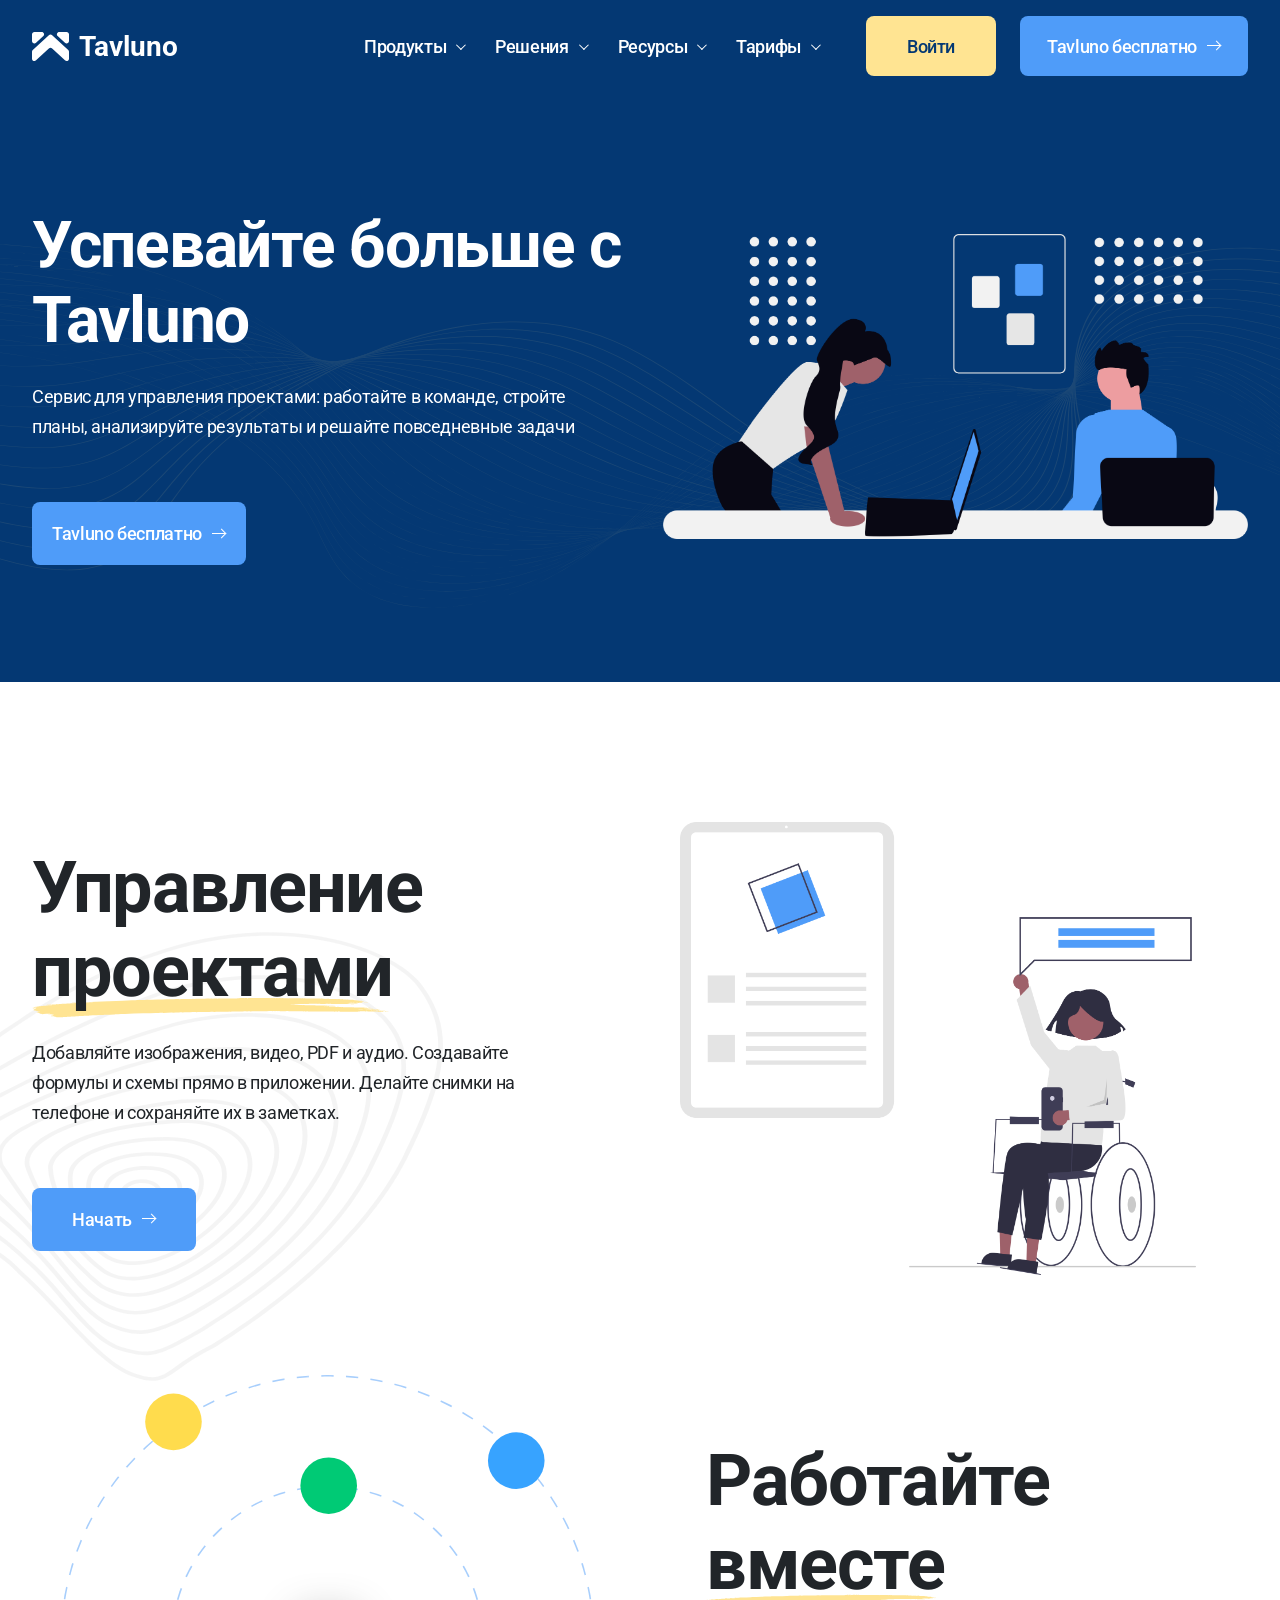
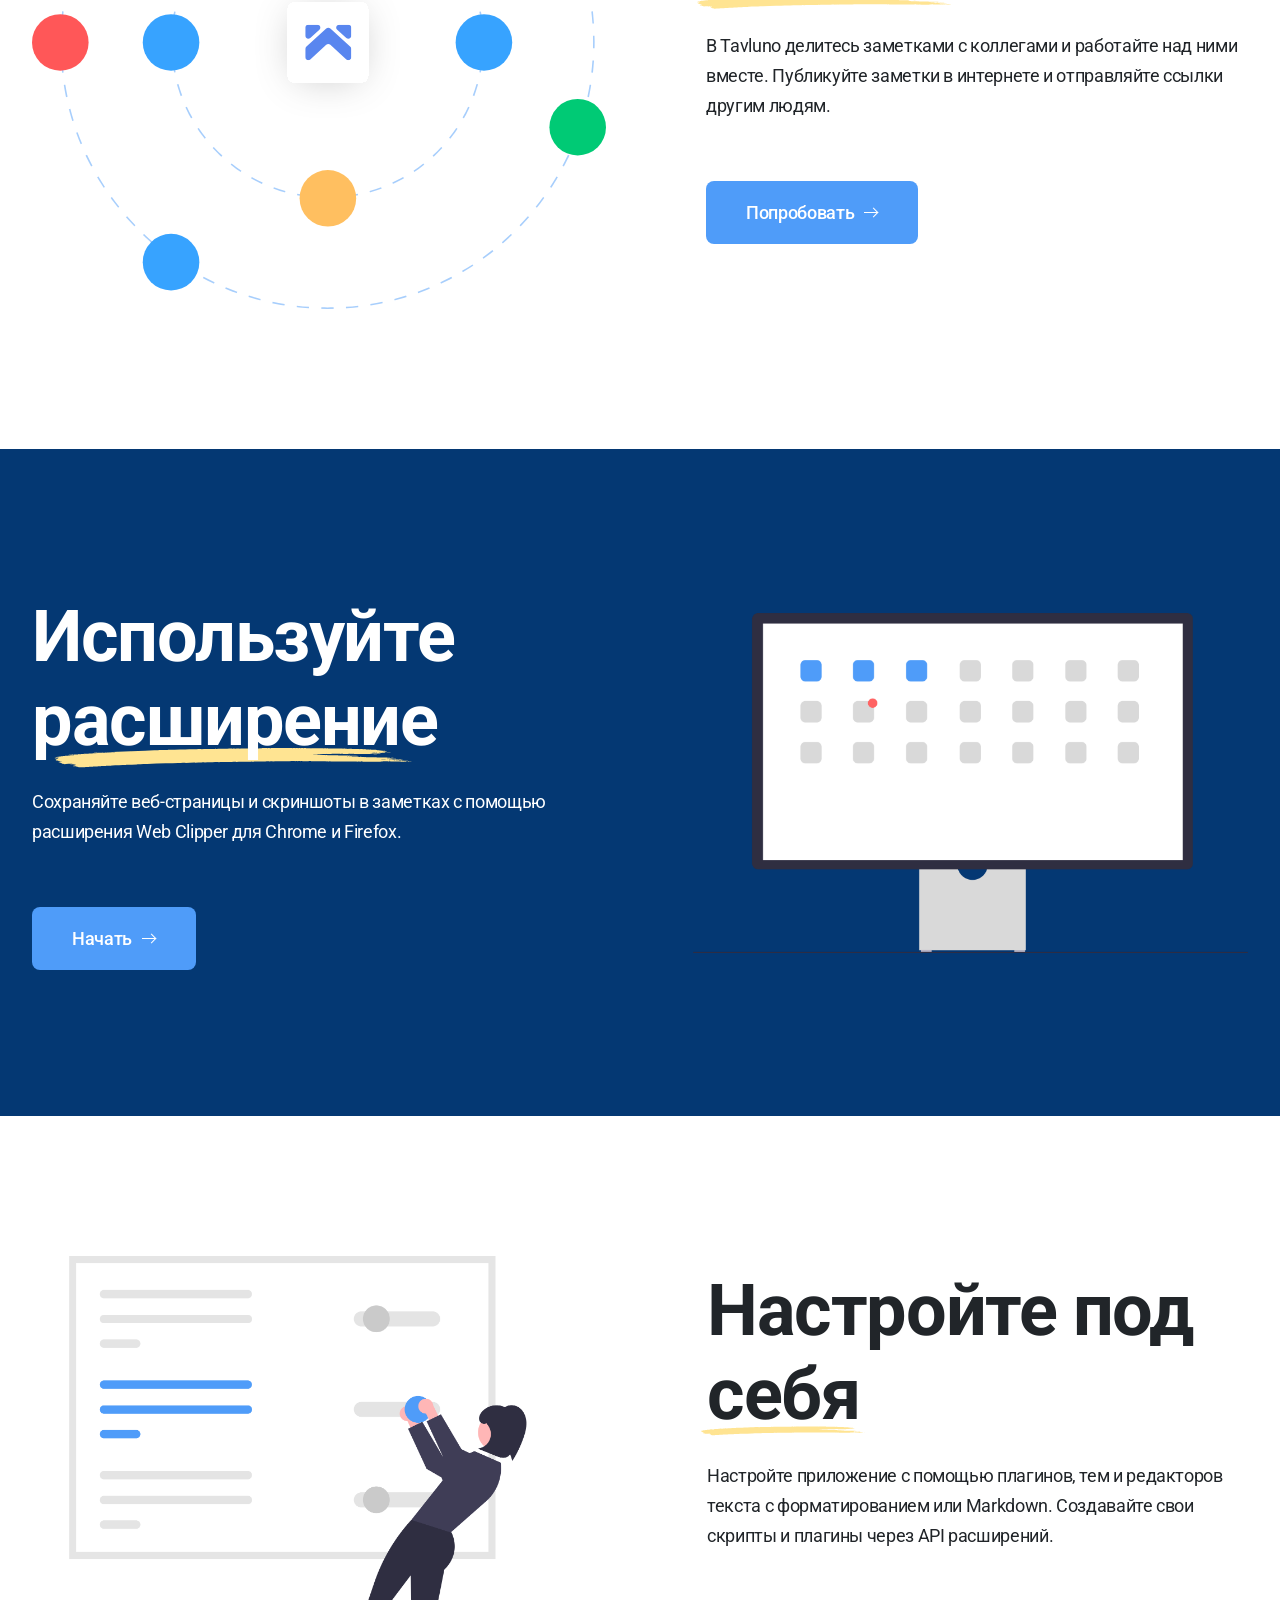
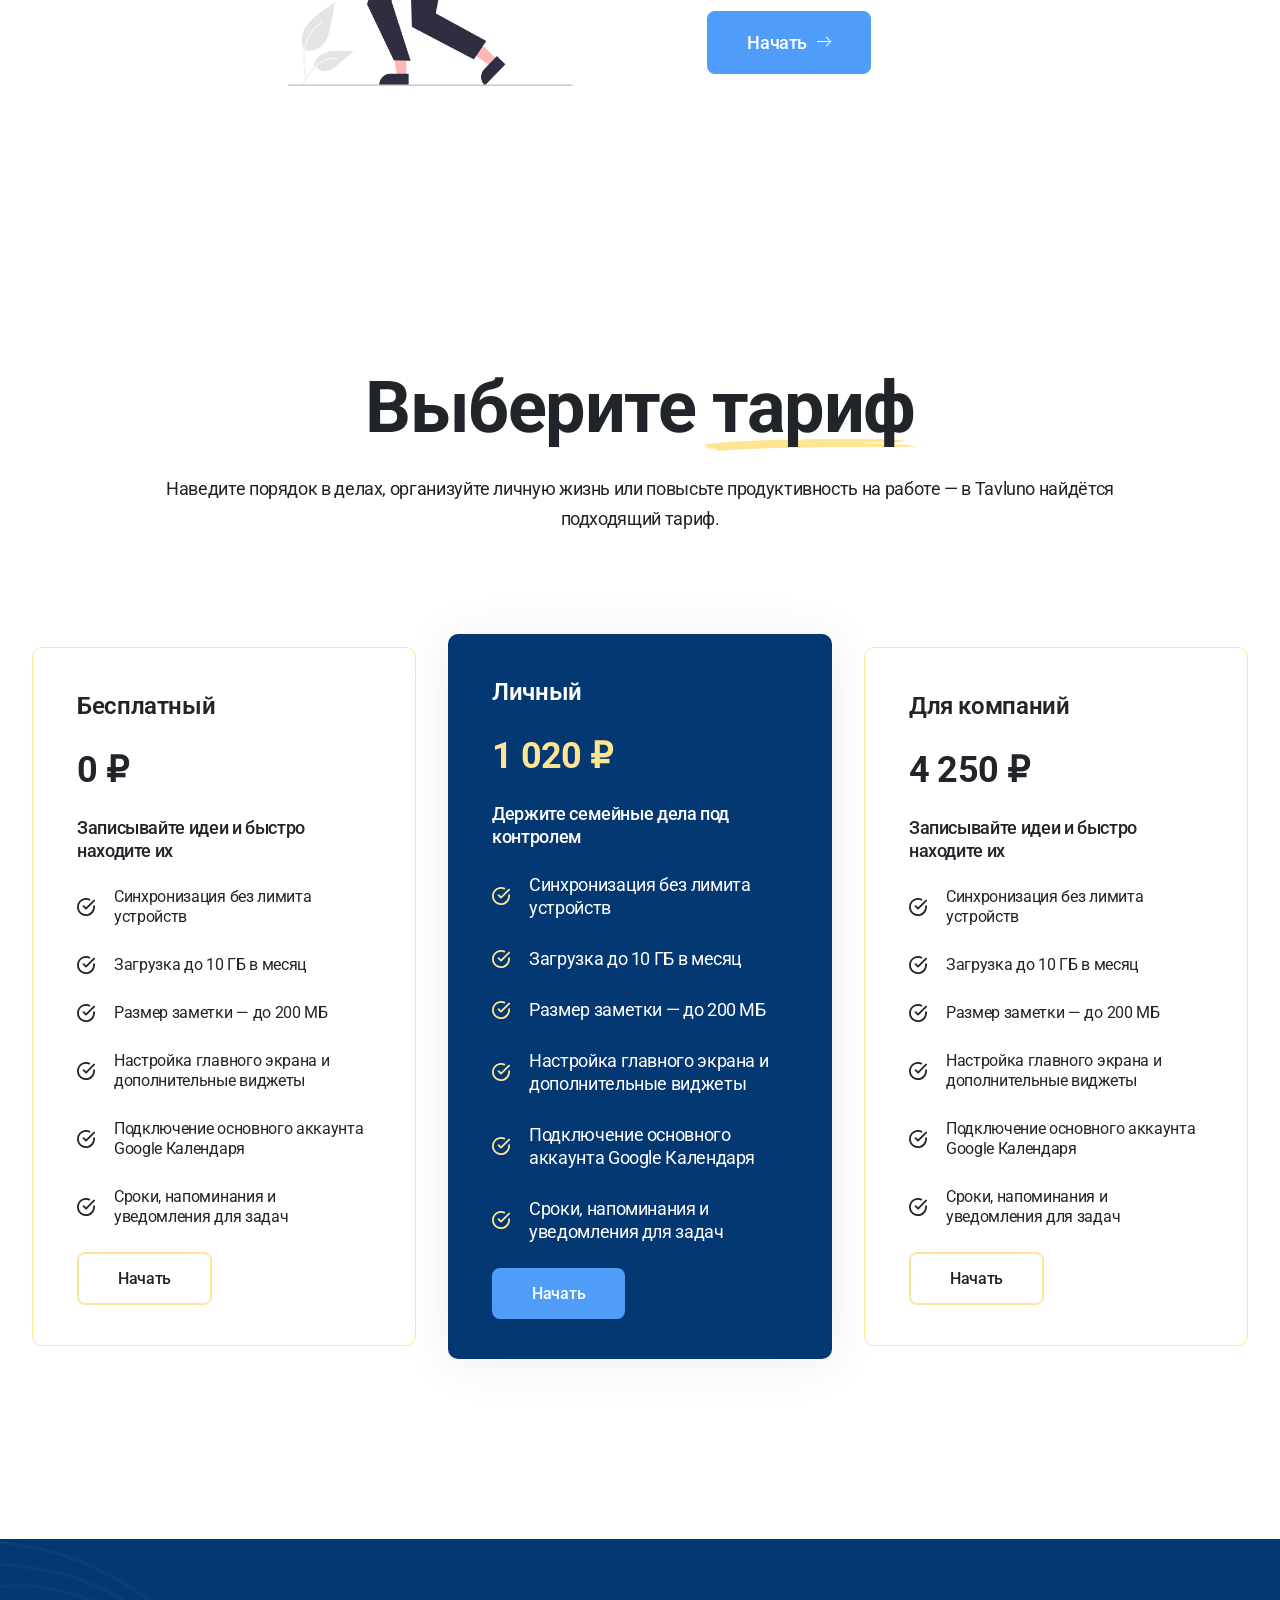
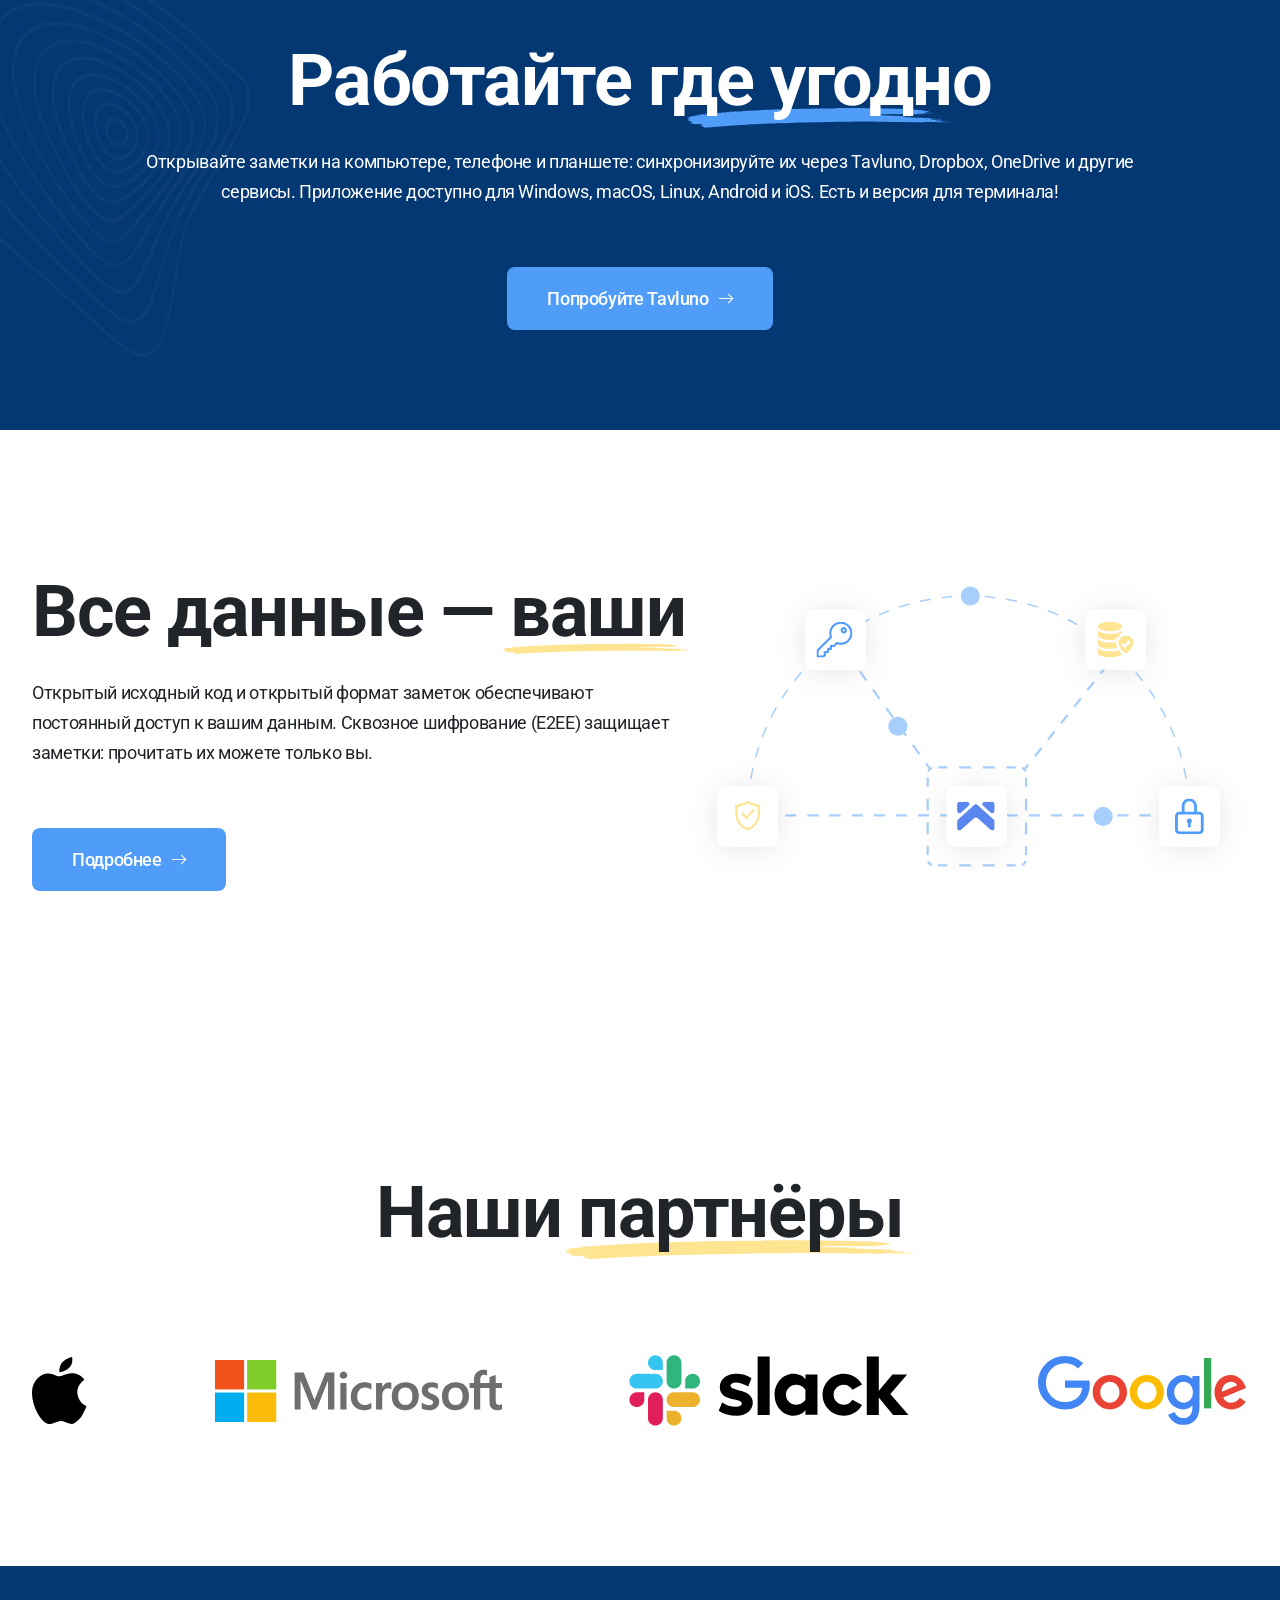
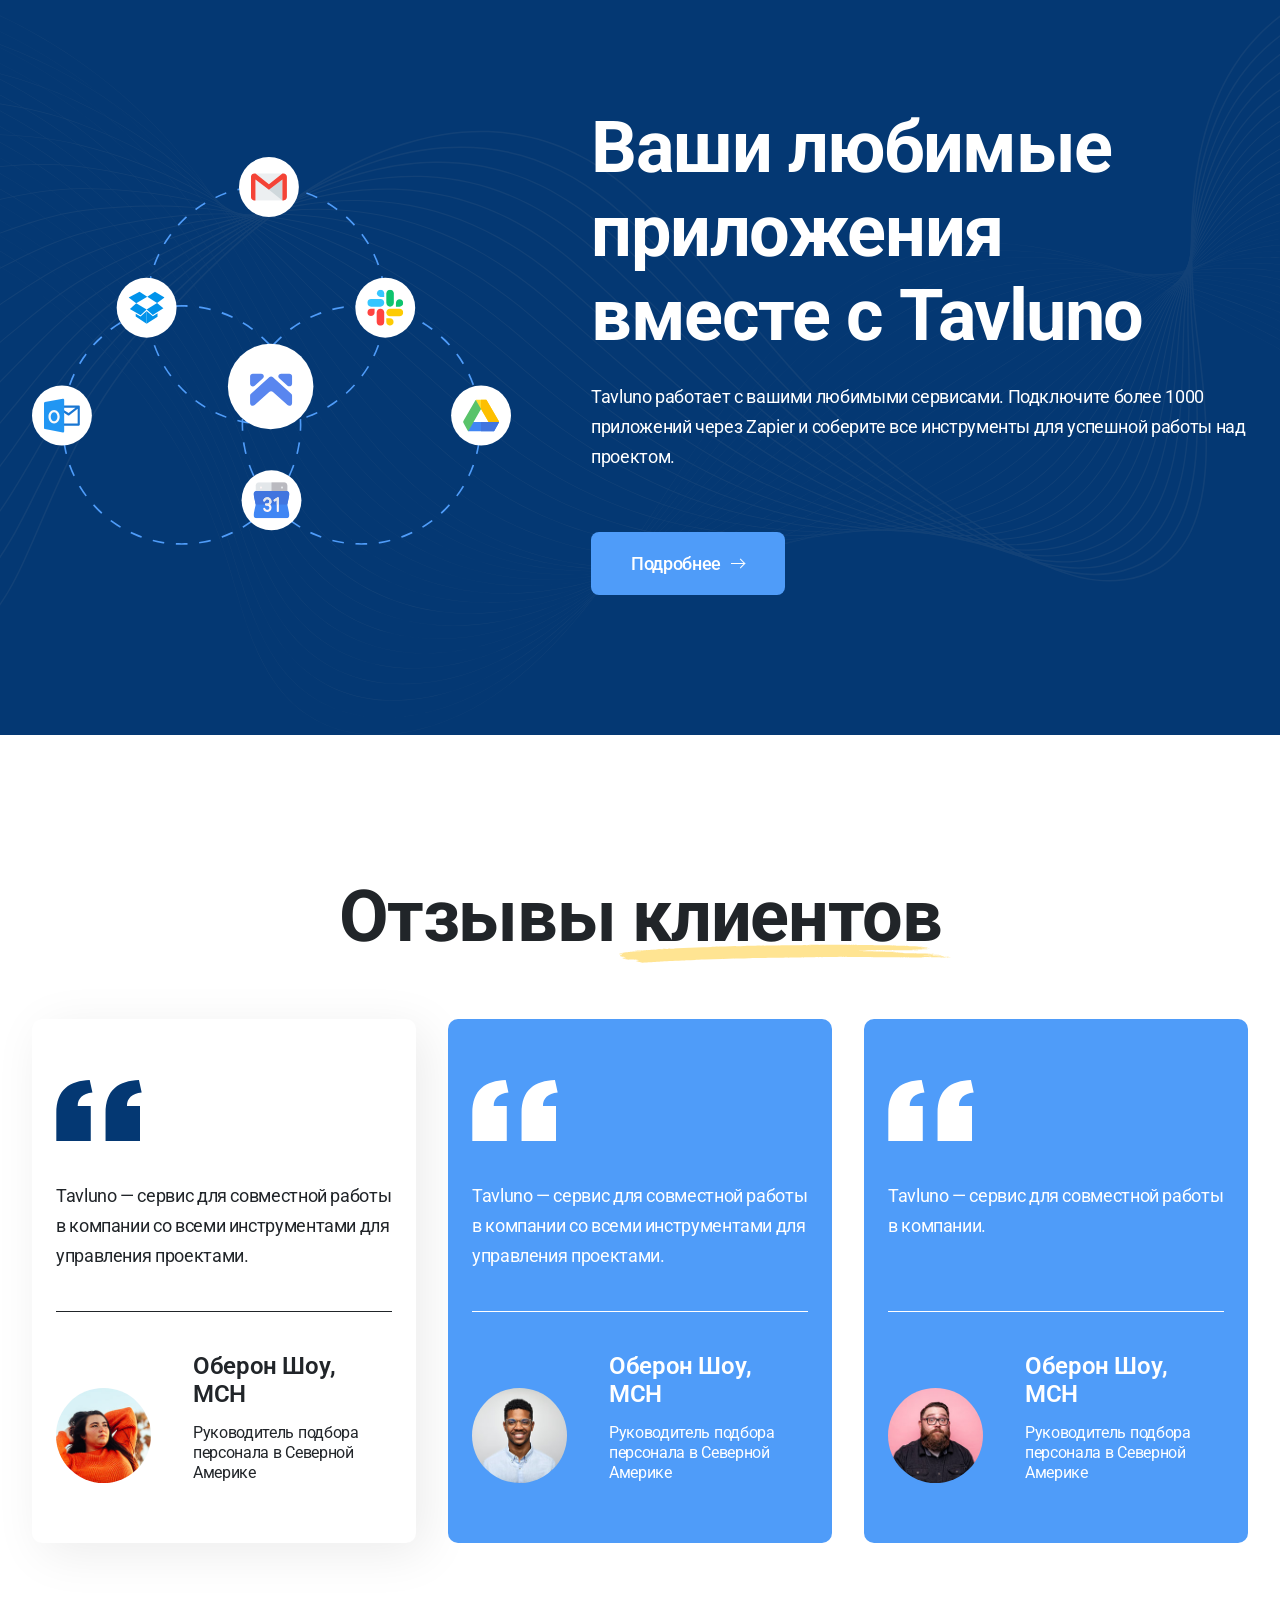
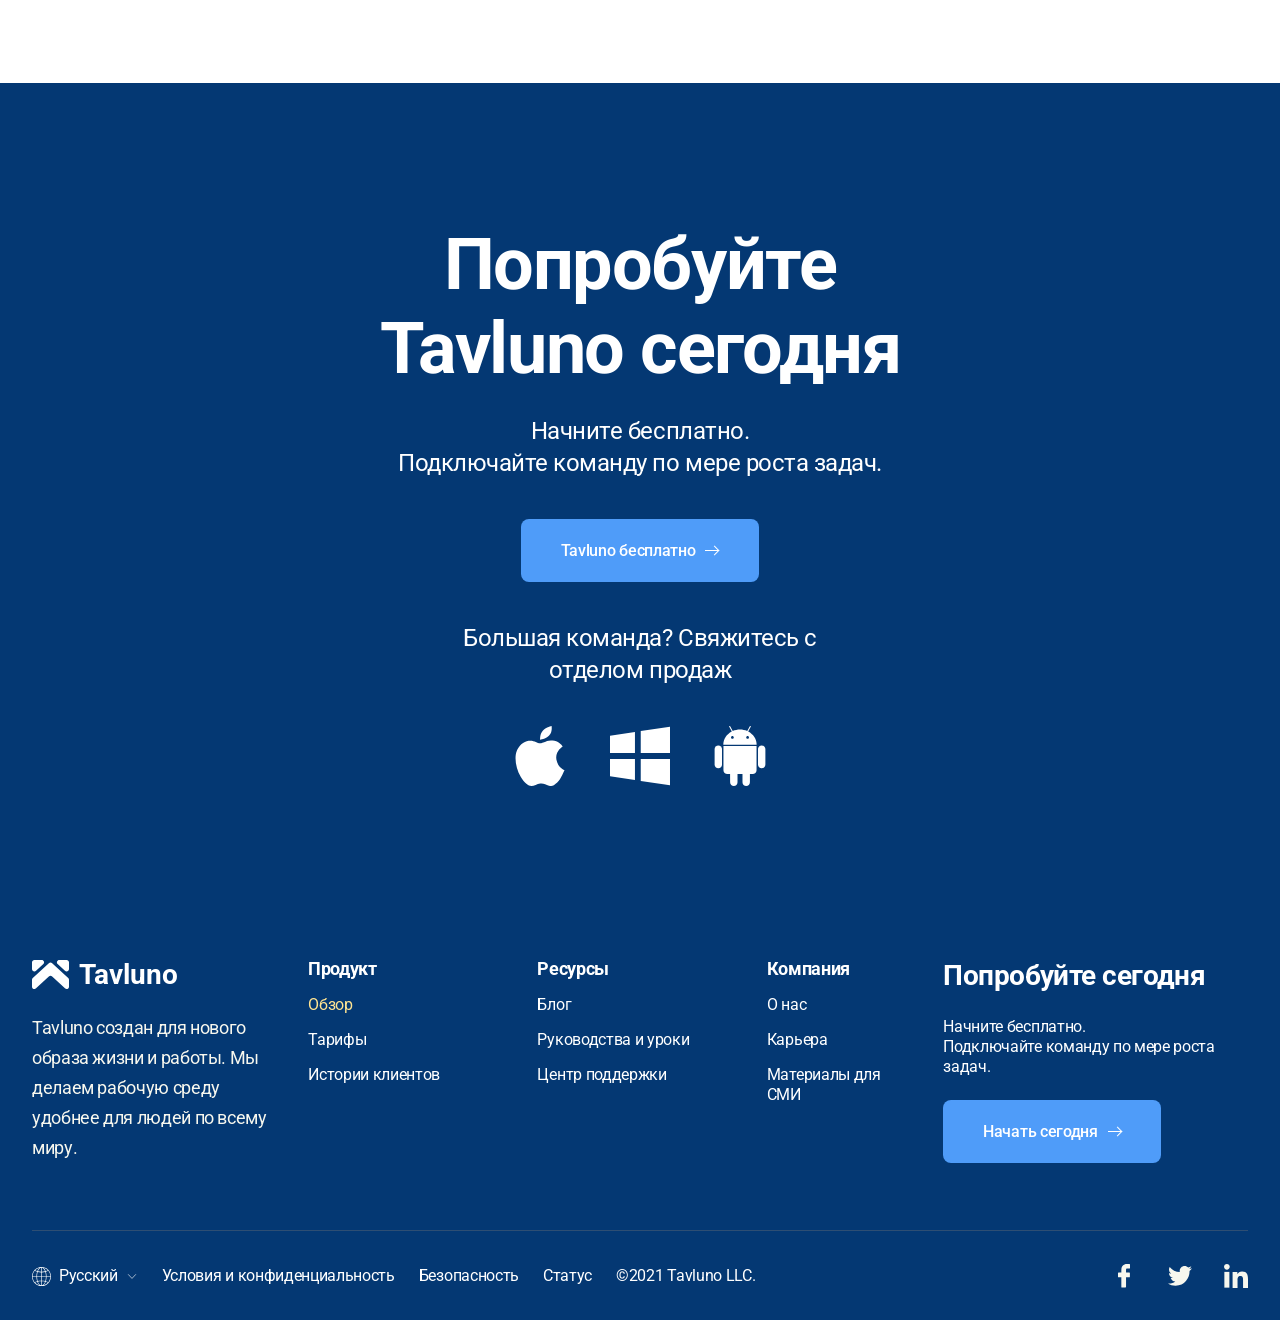
<file: zazulya/index.html>
<!doctype html>
<html lang="ru">
  <head>
    <meta charset="UTF-8" />
    <meta name="viewport" content="width=device-width, initial-scale=1" />
    <meta
      name="description"
      content="Tavluno — сервис для управления проектами. Работайте в команде, стройте планы и держите задачи под контролем."
    />
    <meta name="theme-color" content="#043873" />
    <title>Tavluno — успевайте больше</title>
    <link rel="icon" href="assets/images/logo-icon.svg" type="image/svg+xml" />
    <link rel="stylesheet" href="css/style.css" />
  </head>
  <body id="top">
    <a class="skip-link" href="#main">Перейти к содержимому</a>

    <!-- HEADER -->
    <header class="header">
      <div class="container header__inner">
        <a class="logo" href="#top" aria-label="Tavluno — на главную">
          <img
            class="logo__icon"
            src="assets/images/logo-icon.svg"
            alt=""
            width="37"
            height="29"
          />
          <span>Tavluno</span>
        </a>

        <!-- Десктоп: навигация + кнопки -->
        <div class="header__desktop">
          <nav class="navigation" aria-label="Основная навигация">
            <details class="navigation__item">
              <summary>Продукты</summary>
              <div class="navigation__dropdown">
                <a href="#projects">Управление проектами</a>
                <a href="#extension">Расширение для браузера</a>
                <a href="#customize">Настройка приложения</a>
              </div>
            </details>

            <details class="navigation__item">
              <summary>Решения</summary>
              <div class="navigation__dropdown">
                <a href="#teamwork">Совместная работа</a>
                <a href="#anywhere">Работа на любом устройстве</a>
                <a href="#data">Защита данных</a>
              </div>
            </details>

            <details class="navigation__item">
              <summary>Ресурсы</summary>
              <div class="navigation__dropdown">
                <a href="#integrations">Интеграции</a>
                <a href="#reviews">Отзывы клиентов</a>
                <a href="#partners">Наши партнёры</a>
              </div>
            </details>

            <details class="navigation__item">
              <summary>Тарифы</summary>
              <div class="navigation__dropdown">
                <a href="#plan-1">Бесплатный</a>
                <a href="#plan-2">Личный</a>
                <a href="#plan-3">Для компаний</a>
              </div>
            </details>
          </nav>

          <div class="header__actions">
            <a class="button button--yellow" href="#signup">Войти</a>
            <a class="button" href="#signup">
              Tavluno бесплатно
              <span class="button__arrow" aria-hidden="true"></span>
            </a>
          </div>
        </div>

        <!-- Мобильное меню без JS: <details> -->
        <details class="header__mobile">
          <summary class="header__burger" aria-label="Меню">
            <span></span><span></span><span></span>
          </summary>
          <div class="header__mobile-panel">
            <nav class="navigation" aria-label="Мобильная навигация">
              <details class="navigation__item">
                <summary>Продукты</summary>
                <div class="navigation__dropdown">
                  <a href="#projects">Управление проектами</a>
                  <a href="#extension">Расширение для браузера</a>
                  <a href="#customize">Настройка приложения</a>
                </div>
              </details>

              <details class="navigation__item">
                <summary>Решения</summary>
                <div class="navigation__dropdown">
                  <a href="#teamwork">Совместная работа</a>
                  <a href="#anywhere">Работа на любом устройстве</a>
                  <a href="#data">Защита данных</a>
                </div>
              </details>

              <details class="navigation__item">
                <summary>Ресурсы</summary>
                <div class="navigation__dropdown">
                  <a href="#integrations">Интеграции</a>
                  <a href="#reviews">Отзывы клиентов</a>
                  <a href="#partners">Наши партнёры</a>
                </div>
              </details>

              <details class="navigation__item">
                <summary>Тарифы</summary>
                <div class="navigation__dropdown">
                  <a href="#plan-1">Бесплатный</a>
                  <a href="#plan-2">Личный</a>
                  <a href="#plan-3">Для компаний</a>
                </div>
              </details>
            </nav>

            <div class="header__actions">
              <a class="button button--yellow" href="#signup">Войти</a>
              <a class="button" href="#signup">
                Tavluno бесплатно
                <span class="button__arrow" aria-hidden="true"></span>
              </a>
            </div>
          </div>
        </details>
      </div>
    </header>
    <!-- /HEADER -->

    <main id="main">
      <!-- HERO  -->
      <section class="hero" aria-labelledby="hero-title">
        <div class="container hero__inner">
          <div class="hero__copy">
            <h1 class="hero__title" id="hero-title">
              Успевайте больше с Tavluno
            </h1>
            <p class="hero__description">
              Сервис для управления проектами: работайте в команде, стройте
              планы, анализируйте результаты и решайте повседневные задачи
            </p>
            <a class="button" href="#signup">
              Tavluno бесплатно
              <span class="button__arrow" aria-hidden="true"></span>
            </a>
          </div>
          <img
            class="hero__image"
            src="assets/images/hero.png"
            alt="Команда работает над проектом за общим столом"
            width="824"
            height="549"
            fetchpriority="high"
          />
        </div>
      </section>
      <!-- /HERO -->

      <!-- WORK-MANAGEMENT -->
      <section class="work-management">
        <div class="container">
          <!-- PROJECTS -->
          <section
            class="feature feature--projects"
            id="projects"
            aria-labelledby="projects-title"
          >
            <div class="feature__inner">
              <div class="feature__copy">
                <h2 class="heading" id="projects-title">
                  Управление <span class="highlight">проектами</span>
                </h2>
                <p class="description">
                  Добавляйте изображения, видео, PDF и аудио. Создавайте формулы
                  и схемы прямо в приложении. Делайте снимки на телефоне и
                  сохраняйте их в заметках.
                </p>
                <a class="button" href="#signup">
                  Начать
                  <span class="button__arrow" aria-hidden="true"></span>
                </a>
              </div>
              <img
                class="feature__image"
                src="assets/images/project.png"
                alt="Работа с заметками и материалами проекта"
                width="748"
                height="547"
                loading="lazy"
                decoding="async"
              />
            </div>
          </section>
          <!-- /PROJECTS -->

          <!-- TEAMWORK -->
          <section
            class="feature feature--teamwork"
            id="teamwork"
            aria-labelledby="teamwork-title"
          >
            <div class="feature__inner">
              <img
                class="feature__image"
                src="assets/images/teamwork.svg"
                alt="Участники команды объединены вокруг Tavluno"
                loading="lazy"
                decoding="async"
              />
              <div class="feature__copy">
                <h2 class="heading" id="teamwork-title">
                  Работайте <span class="highlight">вместе</span>
                </h2>
                <p class="description">
                  В Tavluno делитесь заметками с коллегами и работайте над ними
                  вместе. Публикуйте заметки в интернете и отправляйте ссылки
                  другим людям.
                </p>
                <a class="button" href="#signup">
                  Попробовать
                  <span class="button__arrow" aria-hidden="true"></span>
                </a>
              </div>
            </div>
          </section>
          <!-- /TEAMWORK -->
        </div>
      </section>
      <!-- /WORK-MANAGEMENT -->

      <!-- EXTENSION -->
      <section
        class="feature feature--dark feature--extension"
        id="extension"
        aria-labelledby="extension-title"
      >
        <div class="container feature__inner">
          <div class="feature__copy">
            <h2 class="heading" id="extension-title">
              Используйте <span class="highlight">расширение</span>
            </h2>
            <p class="description">
              Сохраняйте веб-страницы и скриншоты в заметках с помощью
              расширения Web Clipper для Chrome и Firefox.
            </p>
            <a class="button" href="#signup">
              Начать
              <span class="button__arrow" aria-hidden="true"></span>
            </a>
          </div>
          <img
            class="feature__image"
            src="assets/images/extension.png"
            alt="Расширение для сохранения материалов из браузера"
            loading="lazy"
            decoding="async"
          />
        </div>
      </section>
      <!-- /EXTENSION -->

      <!-- CUSTOMIZE -->
      <section
        class="feature feature--customize"
        id="customize"
        aria-labelledby="customize-title"
      >
        <div class="container feature__inner">
          <div class="feature__copy">
            <h2 class="heading" id="customize-title">
              Настройте под&nbsp;<span class="highlight">себя</span>
            </h2>
            <p class="description">
              Настройте приложение с помощью плагинов, тем и редакторов текста с
              форматированием или Markdown. Создавайте свои скрипты и плагины
              через API расширений.
            </p>
            <a class="button" href="#signup">
              Начать
              <span class="button__arrow" aria-hidden="true"></span>
            </a>
          </div>
          <img
            class="feature__image"
            src="assets/images/customize.png"
            alt="Настройка рабочего пространства Tavluno"
            loading="lazy"
            decoding="async"
          />
        </div>
      </section>
      <!-- /CUSTOMIZE -->

      <!-- PRICING -->
      <section class="pricing" id="pricing" aria-labelledby="pricing-title">
        <div class="container">
          <div class="section-intro">
            <h2 class="heading" id="pricing-title">
              Выберите <span class="highlight">тариф</span>
            </h2>
            <p class="description">
              Наведите порядок в делах, организуйте личную жизнь или повысьте
              продуктивность на работе — в Tavluno найдётся подходящий тариф.
            </p>
          </div>

          <div class="pricing__track">
            <article
              class="price-card"
              id="plan-1"
              aria-labelledby="plan-1-name"
            >
              <h3 class="price-card__name" id="plan-1-name">Бесплатный</h3>
              <p class="price-card__price">0 ₽</p>
              <p class="price-card__description">
                Записывайте идеи и быстро находите их
              </p>
              <ul class="price-card__features">
                <li>Синхронизация без лимита устройств</li>
                <li>Загрузка до 10 ГБ в месяц</li>
                <li>Размер заметки — до 200 МБ</li>
                <li>Настройка главного экрана и дополнительные виджеты</li>
                <li>Подключение основного аккаунта Google Календаря</li>
                <li>Сроки, напоминания и уведомления для задач</li>
              </ul>
              <a class="button button--outline" href="#signup">Начать</a>
            </article>

            <article
              class="price-card price-card--featured"
              id="plan-2"
              aria-labelledby="plan-2-name"
            >
              <h3 class="price-card__name" id="plan-2-name">Личный</h3>
              <p class="price-card__price">1 020 ₽</p>
              <p class="price-card__description">
                Держите семейные дела под контролем
              </p>
              <ul class="price-card__features">
                <li>Синхронизация без лимита устройств</li>
                <li>Загрузка до 10 ГБ в месяц</li>
                <li>Размер заметки — до 200 МБ</li>
                <li>Настройка главного экрана и дополнительные виджеты</li>
                <li>Подключение основного аккаунта Google Календаря</li>
                <li>Сроки, напоминания и уведомления для задач</li>
              </ul>
              <a class="button" href="#signup">Начать</a>
            </article>

            <article
              class="price-card"
              id="plan-3"
              aria-labelledby="plan-3-name"
            >
              <h3 class="price-card__name" id="plan-3-name">Для компаний</h3>
              <p class="price-card__price">4 250 ₽</p>
              <p class="price-card__description">
                Записывайте идеи и быстро находите их
              </p>
              <ul class="price-card__features">
                <li>Синхронизация без лимита устройств</li>
                <li>Загрузка до 10 ГБ в месяц</li>
                <li>Размер заметки — до 200 МБ</li>
                <li>Настройка главного экрана и дополнительные виджеты</li>
                <li>Подключение основного аккаунта Google Календаря</li>
                <li>Сроки, напоминания и уведомления для задач</li>
              </ul>
              <a class="button button--outline" href="#signup">Начать</a>
            </article>
          </div>

          <div class="slider-controls" aria-hidden="true">
            <span class="slider-controls__dot"></span>
            <span class="slider-controls__dot" data-active="true"></span>
            <span class="slider-controls__dot"></span>
          </div>
        </div>
      </section>
      <!-- /PRICING -->

      <!-- ANYWHERE -->
      <section class="anywhere" id="anywhere" aria-labelledby="anywhere-title">
        <div class="container">
          <div class="anywhere__content">
            <h2 class="heading" id="anywhere-title">
              Работайте
              <span class="highlight highlight--blue">где угодно</span>
            </h2>
            <p class="description">
              Открывайте заметки на компьютере, телефоне и планшете:
              синхронизируйте их через Tavluno, Dropbox, OneDrive и другие
              сервисы. Приложение доступно для Windows, macOS, Linux, Android и
              iOS. Есть и версия для терминала!
            </p>
            <a class="button" href="#signup">
              Попробуйте Tavluno
              <span class="button__arrow" aria-hidden="true"></span>
            </a>
          </div>
        </div>
      </section>
      <!-- /ANYWHERE -->

      <!-- DATA -->
      <section
        class="feature feature--data"
        id="data"
        aria-labelledby="data-title"
      >
        <div class="container feature__inner">
          <div class="feature__copy">
            <h2 class="heading" id="data-title">
              Все данные — <span class="highlight">ваши</span>
            </h2>
            <p class="description">
              Открытый исходный код и открытый формат заметок обеспечивают
              постоянный доступ к вашим данным. Сквозное шифрование (E2EE)
              защищает заметки: прочитать их можете только вы.
            </p>
            <a class="button" href="#signup">
              Подробнее
              <span class="button__arrow" aria-hidden="true"></span>
            </a>
          </div>
          <img
            class="feature__image"
            src="assets/images/data-security.svg"
            alt="Схема защищённого хранения и синхронизации данных"
            loading="lazy"
            decoding="async"
          />
        </div>
      </section>
      <!-- /DATA -->

      <!-- PARTNERS -->
      <section class="partners" id="partners" aria-labelledby="partners-title">
        <div class="container">
          <h2 class="heading" id="partners-title">
            Наши <span class="highlight">партнёры</span>
          </h2>
          <ul class="partners__list">
            <li>
              <img
                class="partners__logo partners__logo--apple"
                src="assets/images/apple.svg"
                alt="Apple"
                loading="lazy"
                decoding="async"
              />
            </li>
            <li>
              <img
                class="partners__logo partners__logo--microsoft"
                src="assets/images/microsoft.svg"
                alt="Microsoft"
                loading="lazy"
                decoding="async"
              />
            </li>
            <li>
              <img
                class="partners__logo partners__logo--slack"
                src="assets/images/slack.svg"
                alt="Slack"
                loading="lazy"
                decoding="async"
              />
            </li>
            <li>
              <img
                class="partners__logo partners__logo--google"
                src="assets/images/google.svg"
                alt="Google"
                loading="lazy"
                decoding="async"
              />
            </li>
          </ul>
        </div>
      </section>
      <!-- /PARTNERS -->

      <!-- INTEGRATIONS -->
      <section
        class="feature feature--dark feature--integrations"
        id="integrations"
        aria-labelledby="integrations-title"
      >
        <div class="container feature__inner">
          <div class="feature__copy">
            <h2 class="heading" id="integrations-title">
              Ваши любимые приложения вместе с Tavluno
            </h2>
            <p class="description">
              Tavluno работает с вашими любимыми сервисами. Подключите более
              1000 приложений через Zapier и соберите все инструменты для
              успешной работы над проектом.
            </p>
            <a class="button" href="#signup">
              Подробнее
              <span class="button__arrow" aria-hidden="true"></span>
            </a>
          </div>
          <img
            class="feature__image"
            src="assets/images/integrations.svg"
            alt="Интеграции с Gmail, Slack, Google Drive, календарём, Outlook и Dropbox"
            loading="lazy"
            decoding="async"
          />
        </div>
      </section>
      <!-- /INTEGRATIONS -->

      <!-- TESTIMONIALS -->
      <section
        class="testimonials"
        id="reviews"
        aria-labelledby="reviews-title"
      >
        <div class="container">
          <h2 class="heading" id="reviews-title">
            Отзывы <span class="highlight">клиентов</span>
          </h2>

          <div class="testimonials__track">
            <article class="review review--light" aria-label="Отзыв 1">
              <div class="review__quote" aria-hidden="true"></div>
              <blockquote class="review__text">
                Tavluno — сервис для совместной работы в компании со всеми
                инструментами для управления проектами.
              </blockquote>
              <div class="review__author">
                <img
                  class="review__avatar"
                  src="assets/images/avatar-1.png"
                  alt=""
                  loading="lazy"
                  decoding="async"
                />
                <div>
                  <h3 class="review__name">Оберон Шоу, MCH</h3>
                  <p class="review__role">
                    Руководитель подбора персонала в Северной Америке
                  </p>
                </div>
              </div>
            </article>

            <article class="review" aria-label="Отзыв 2">
              <div class="review__quote" aria-hidden="true"></div>
              <blockquote class="review__text">
                Tavluno — сервис для совместной работы в компании со всеми
                инструментами для управления проектами.
              </blockquote>
              <div class="review__author">
                <img
                  class="review__avatar"
                  src="assets/images/avatar-2.png"
                  alt=""
                  loading="lazy"
                  decoding="async"
                />
                <div>
                  <h3 class="review__name">Оберон Шоу, MCH</h3>
                  <p class="review__role">
                    Руководитель подбора персонала в Северной Америке
                  </p>
                </div>
              </div>
            </article>

            <article class="review" aria-label="Отзыв 3">
              <div class="review__quote" aria-hidden="true"></div>
              <blockquote class="review__text">
                Tavluno — сервис для совместной работы в компании.
              </blockquote>
              <div class="review__author">
                <img
                  class="review__avatar"
                  src="assets/images/avatar-3.png"
                  alt=""
                  loading="lazy"
                  decoding="async"
                />
                <div>
                  <h3 class="review__name">Оберон Шоу, MCH</h3>
                  <p class="review__role">
                    Руководитель подбора персонала в Северной Америке
                  </p>
                </div>
              </div>
            </article>
          </div>

          <div class="slider-controls" aria-hidden="true">
            <span class="slider-controls__dot"></span>
            <span class="slider-controls__dot" data-active="true"></span>
            <span class="slider-controls__dot"></span>
          </div>
        </div>
      </section>
      <!-- /TESTIMONIALS -->

      <!-- TRIAL -->
      <section class="trial" id="start" aria-labelledby="trial-title">
        <div class="container">
          <div class="trial__content">
            <h2 class="trial__title" id="trial-title">
              Попробуйте Tavluno сегодня
            </h2>
            <p class="trial__description">
              Начните бесплатно.<br />
              Подключайте команду по мере роста задач.
            </p>
            <a class="button" href="#signup">
              Tavluno бесплатно
              <span class="button__arrow" aria-hidden="true"></span>
            </a>
            <a class="trial__contact" href="#signup">
              Большая команда? Свяжитесь с отделом продаж
            </a>
            <ul class="trial__platforms">
              <li>
                <img
                  src="assets/images/platform-apple.svg"
                  alt="macOS"
                  loading="lazy"
                  decoding="async"
                />
              </li>
              <li>
                <img
                  src="assets/images/platform-windows.svg"
                  alt="Windows"
                  loading="lazy"
                  decoding="async"
                />
              </li>
              <li>
                <img
                  src="assets/images/platform-android.svg"
                  alt="Android"
                  loading="lazy"
                  decoding="async"
                />
              </li>
            </ul>
          </div>
        </div>
      </section>
      <!-- /TRIAL -->
    </main>

    <!-- FOOTER -->
    <footer class="footer">
      <div class="container">
        <div class="footer__grid">
          <div class="footer__about">
            <a class="logo" href="#top" aria-label="Tavluno — на главную">
              <img
                class="logo__icon"
                src="assets/images/logo-icon.svg"
                alt=""
                width="37"
                height="29"
              />
              <span>Tavluno</span>
            </a>
            <p>
              Tavluno создан для нового образа жизни и работы. Мы делаем рабочую
              среду удобнее для людей по всему миру.
            </p>
          </div>

          <div class="footer__column">
            <h2>Продукт</h2>
            <a href="#projects" aria-current="page">Обзор</a>
            <a href="#pricing">Тарифы</a>
            <a href="#reviews">Истории клиентов</a>
          </div>

          <div class="footer__column">
            <h2>Ресурсы</h2>
            <a href="#signup">Блог</a>
            <a href="#signup">Руководства и уроки</a>
            <a href="#signup">Центр поддержки</a>
          </div>

          <div class="footer__column">
            <h2>Компания</h2>
            <a href="#signup">О нас</a>
            <a href="#signup">Карьера</a>
            <a href="#signup">Материалы для СМИ</a>
          </div>

          <div class="footer__cta">
            <h2>Попробуйте сегодня</h2>
            <p>
              Начните бесплатно.<br />
              Подключайте команду по мере роста задач.
            </p>
            <a class="button" href="#signup">
              Начать сегодня
              <span class="button__arrow" aria-hidden="true"></span>
            </a>
          </div>
        </div>

        <div class="footer__bottom">
          <span class="footer__language">
            <img
              src="assets/images/icon-language.svg"
              alt=""
              width="19"
              height="19"
            />
            Русский
            <img
              src="assets/images/arrow-white-language-footer.svg"
              alt=""
              width="12"
              height="6"
            />
          </span>
          <a href="#signup">Условия и конфиденциальность</a>
          <a href="#data">Безопасность</a>
          <a href="#signup">Статус</a>
          <span class="footer__copyright">©2021 Tavluno LLC.</span>
          <div class="footer__socials" aria-label="Социальные сети">
            <a href="#signup" aria-label="Facebook">
              <img
                src="assets/images/footer-facebook.svg"
                alt=""
                width="24"
                height="24"
              />
            </a>
            <a href="#signup" aria-label="Twitter">
              <img
                src="assets/images/footer-twitter.svg"
                alt=""
                width="24"
                height="24"
              />
            </a>
            <a href="#signup" aria-label="LinkedIn">
              <img
                src="assets/images/footer-linkedin.svg"
                alt=""
                width="24"
                height="24"
              />
            </a>
          </div>
        </div>
      </div>
    </footer>
    <!-- /FOOTER -->
  </body>
</html>
</file>
<file: zazulya/css/style.css>
@import url("./normalize.css");

@import url("./base/fonts.css");
@import url("./base/variables.css");
@import url("./base/reset.css");
@import url("./base/typography.css");
@import url("./base/utilities.css");

@import url("./layout/section.css");
@import url("./layout/header.css");
@import url("./layout/footer.css");

@import url("./components/logo.css");
@import url("./components/button.css");
@import url("./components/heading.css");
@import url("./components/highlight.css");
@import url("./components/hero.css");
@import url("./components/navigation.css");
@import url("./components/work-management.css");
@import url("./components/feature.css");
@import url("./components/anywhere.css");
@import url("./components/price-card.css");
@import url("./components/review.css");
@import url("./components/partners.css");
@import url("./components/trial.css");
</file>
